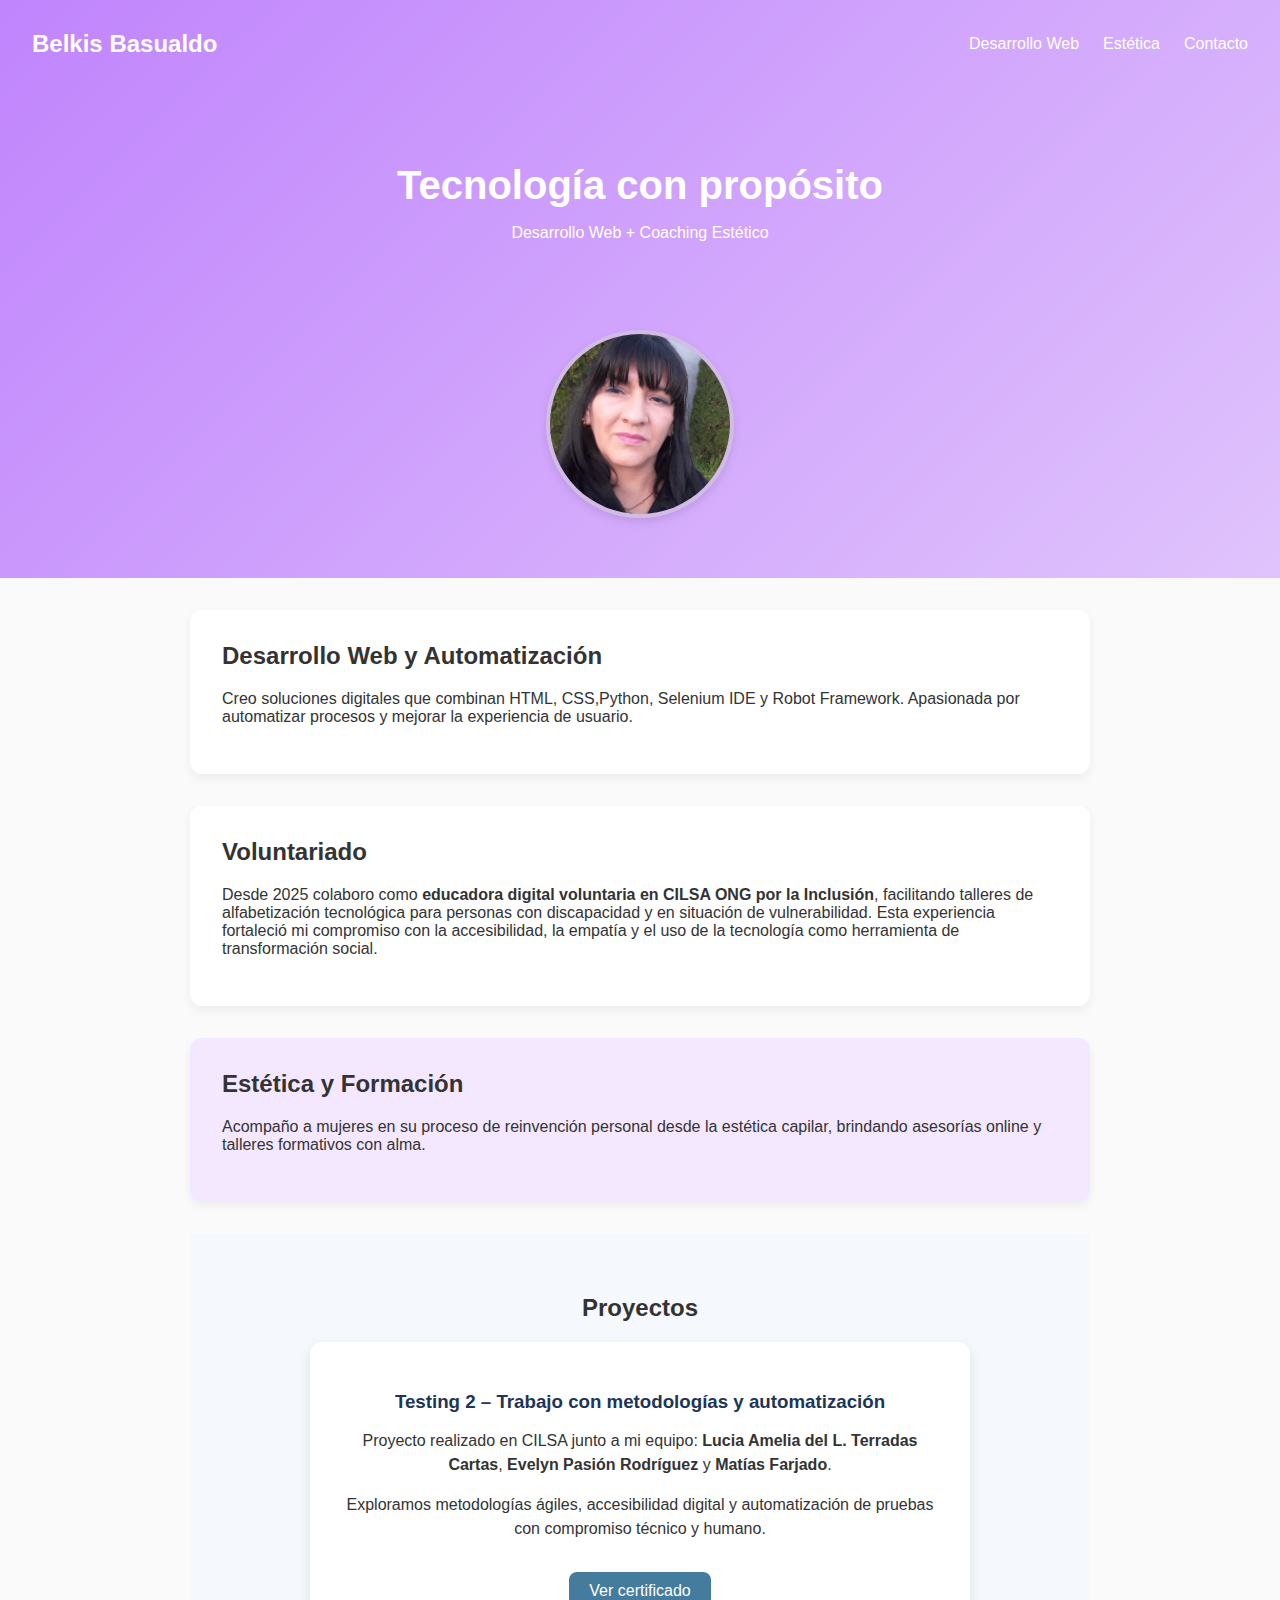
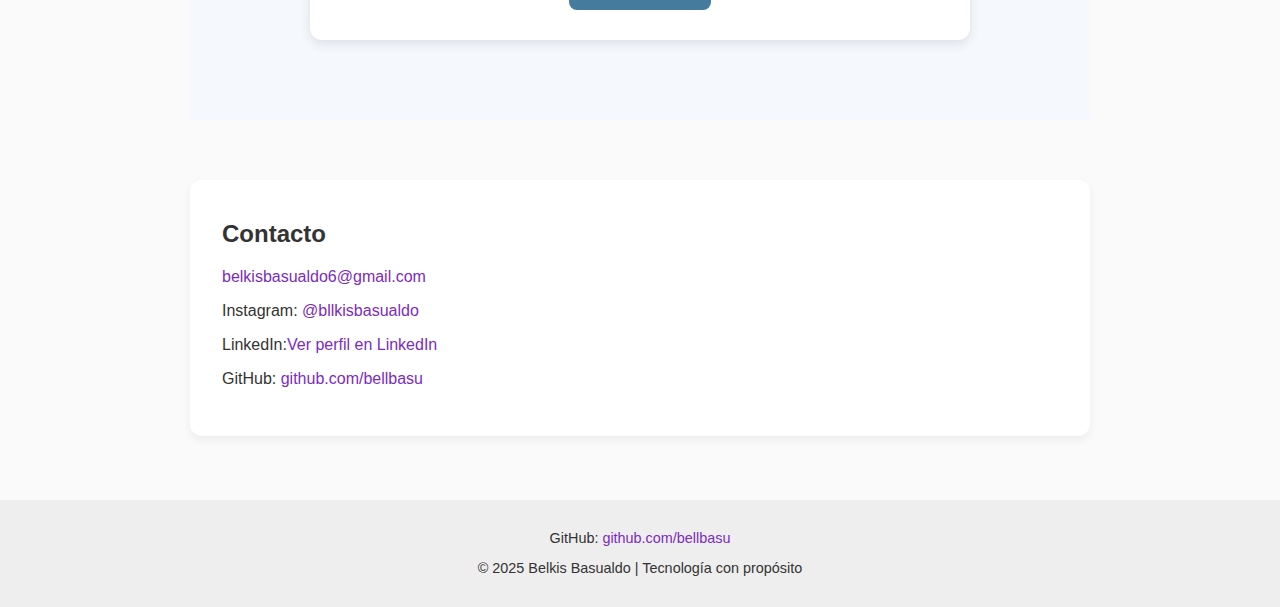
<file: index.html>
<!DOCTYPE html>
<html lang="es">
<head>
  <meta charset="UTF-8" />
  <meta name="viewport" content="width=device-width, initial-scale=1.0"/>
  <title>Belkis Basualdo | Tecnología + Estética</title> 
  <link rel="icon" type="image/x-icon" href="img/favicon.ico">

  <link rel="stylesheet" href="style.css" />
</head>
<body>
  <header>
    <nav>
      <div class="logo">Belkis Basualdo</div>
      <ul class="menu">
        <li><a href="#web">Desarrollo Web</a></li>
        <li><a href="#coaching">Estética</a></li>
        <li><a href="#contacto">Contacto</a></li>
      </ul>
    </nav>
    <div class="hero">
      <h1 class="fade-in"> Tecnología con propósito</h1>
      <p>Desarrollo Web + Coaching Estético</p>
    </div> <div class="foto-perfil">
  <img src="img/foto-perfil.jpg" alt="Belkis Basualdo" />
</div>


  </header>

  <main>
    <section id="web" class="section-card">
      <h2> Desarrollo Web y Automatización</h2>
      <p>
        Creo soluciones digitales que combinan HTML, CSS,Python, Selenium IDE y Robot Framework.
        Apasionada por automatizar procesos y mejorar la experiencia de usuario.
      </p>
    </section>
      <section id="voluntariado" class="section-card">
  <h2> Voluntariado</h2>
  <p>
    Desde 2025 colaboro como <strong>educadora digital voluntaria en CILSA ONG por la Inclusión</strong>, facilitando talleres de alfabetización tecnológica para personas con discapacidad y en situación de vulnerabilidad. 
    Esta experiencia fortaleció mi compromiso con la accesibilidad, la empatía y el uso de la tecnología como herramienta de transformación social.
  </p>
</section>

    <section id="coaching" class="section-card alt">
      <h2> Estética y Formación</h2>
      <p>
        Acompaño a mujeres en su proceso de reinvención personal desde la estética capilar,
        brindando asesorías online y talleres formativos con alma.
      </p>
    </section>
   <section id="proyectos">
  <h2>Proyectos</h2>
  <div class="proyecto-card">
    <h3>Testing 2 – Trabajo con metodologías y automatización</h3>
    <p>Proyecto realizado en CILSA junto a mi equipo:  
      <strong>Lucia Amelia del L. Terradas Cartas</strong>,  
      <strong>Evelyn Pasión Rodríguez</strong> y  
      <strong>Matías Farjado</strong>.</p>
    <p>Exploramos metodologías ágiles, accesibilidad digital y automatización de pruebas con compromiso técnico y humano.</p>
    <a href="https://drive.google.com/file/d/1vaRtmq7XvJctmWzWwQPwC_hDglenSN0h/view?usp=sharing" target="_blank" class="boton-proyecto">Ver certificado</a>
  </div>
</section>
    <section id="contacto" class="section-card">
      <h2> Contacto</h2>
      <p> <a href="mailto:belkisbasualdo6@gmail.com">belkisbasualdo6@gmail.com</a></p>
      <p> Instagram: <a href="https://www.instagram.com/bllkisbasualdo?igsh=djNwM283aXdkbDdy" target="_blank">@bllkisbasualdo</a> </p>
      <p> LinkedIn:<a href="https://www.linkedin.com/in/belkis-basualdo-estudiantedesarrollosoftware/" target="_blank">Ver perfil en LinkedIn</a>
      <p> GitHub: <a href="https://github.com/bellbasu" target="_blank">github.com/bellbasu</a></p>

      </p>
    </section>
  </main>

  <footer> 
   <p> GitHub: <a href="https://github.com/bellbasu" target="_blank">github.com/bellbasu</a></p>
    <p>&copy; 2025 Belkis Basualdo | Tecnología con propósito </p>
  </footer>
</body>
</html>
</file>
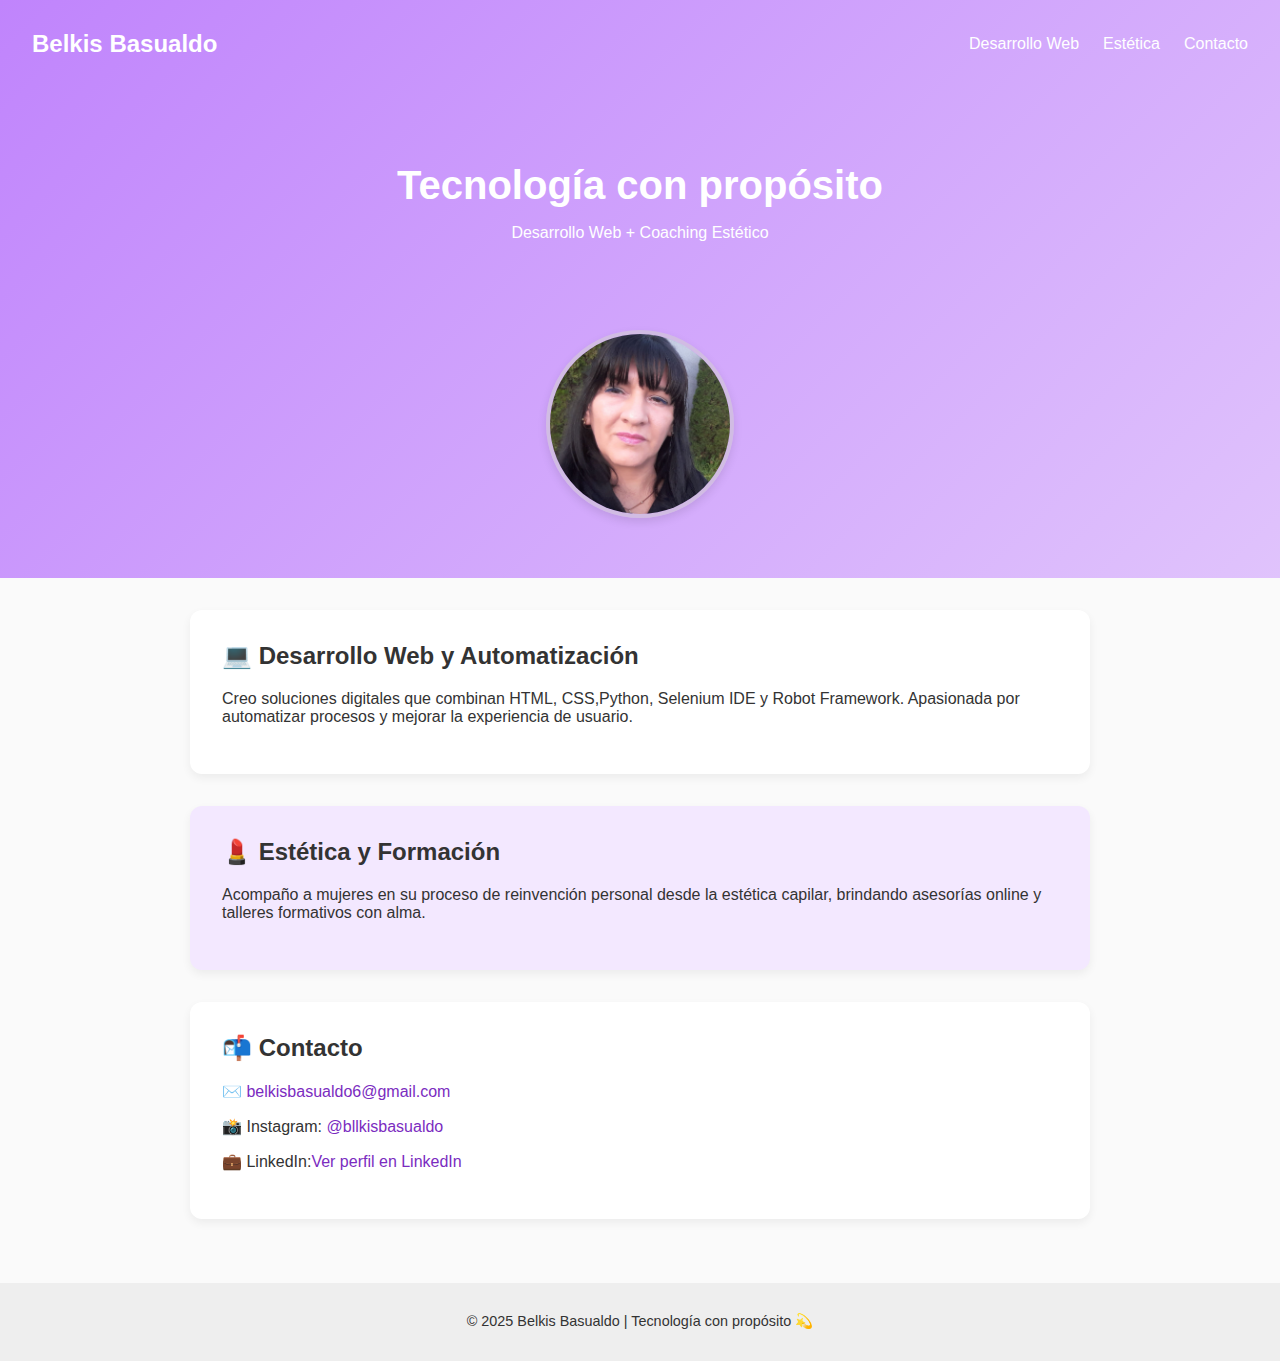
<file: belkis-portafolio/index.html>
<!DOCTYPE html>
<html lang="es">
<head>
  <meta charset="UTF-8" />
  <meta name="viewport" content="width=device-width, initial-scale=1.0"/>
  <title>Belkis Basualdo | Tecnología + Estética</title>
  <link rel="stylesheet" href="style.css" />
</head>
<body>
  <header>
    <nav>
      <div class="logo">Belkis Basualdo</div>
      <ul class="menu">
        <li><a href="#web">Desarrollo Web</a></li>
        <li><a href="#coaching">Estética</a></li>
        <li><a href="#contacto">Contacto</a></li>
      </ul>
    </nav>
    <div class="hero">
      <h1>Tecnología con propósito</h1>
      <p>Desarrollo Web + Coaching Estético</p>
    </div> <div class="foto-perfil">
  <img src="img/foto-perfil.jpg" alt="Belkis Basualdo" />
</div>


  </header>

  <main>
    <section id="web" class="section-card">
      <h2>💻 Desarrollo Web y Automatización</h2>
      <p>
        Creo soluciones digitales que combinan HTML, CSS,Python, Selenium IDE y Robot Framework.
        Apasionada por automatizar procesos y mejorar la experiencia de usuario.
      </p>
    </section>

    <section id="coaching" class="section-card alt">
      <h2>💄 Estética y Formación</h2>
      <p>
        Acompaño a mujeres en su proceso de reinvención personal desde la estética capilar,
        brindando asesorías online y talleres formativos con alma.
      </p>
    </section>

    <section id="contacto" class="section-card">
      <h2>📬 Contacto</h2>
      <p>✉️ <a href="mailto:belkisbasualdo6@gmail.com">belkisbasualdo6@gmail.com</a></p>
      <p>📸 Instagram: <a href="https://www.instagram.com/bllkisbasualdo?igsh=djNwM283aXdkbDdy" target="_blank">@bllkisbasualdo</a> </p>
      <p>💼 LinkedIn:<a href="https://www.linkedin.com/in/belkis-basualdo-estudiantedesarrollosoftware/" target="_blank">Ver perfil en LinkedIn</a>
 </p>
    </section>
  </main>

  <footer>
    <p>&copy; 2025 Belkis Basualdo | Tecnología con propósito 💫</p>
  </footer>
</body>
</html>
</file>
<file: style.css>
body {
  margin: 0;
  background-color: #fafafa;
  color: #333; 
  font-family: 'Poppins', sans-serif;
}

header {
  background: linear-gradient(135deg, #c084fc, #e0c3fc);
  color: white;
  padding-bottom: 2rem;
}

nav {
  display: flex;
  justify-content: space-between;
  align-items: center;
  padding: 1.2rem 2rem;
}

.logo {
  font-size: 1.5rem;
  font-weight: bold;
}

.menu {
  list-style: none;
  display: flex;
  gap: 1.5rem;
}

.menu li a {
  color: white;
  text-decoration: none;
  font-weight: 500;
}

.menu li a:hover {
  text-decoration: underline;
}

.hero {
  text-align: center;
  padding: 3rem 1rem;
}

.hero h1 {
  font-size: 2.5rem;
  margin-bottom: 0.5rem;
}

main {
  padding: 2rem 1.5rem;
  max-width: 900px;
  margin: auto;
}

.section-card {
  background-color: #fff;
  border-radius: 12px;
  box-shadow: 0 4px 10px rgba(0, 0, 0, 0.06);
  padding: 2rem;
  margin-bottom: 2rem;
  transition: transform 0.3s ease;
}

.section-card:hover {
  transform: translateY(-5px);
}

.alt {
  background-color: #f3e8ff;
}

h2 {
  margin-top: 0;
}

a {
  color: #7b2cbf;
  text-decoration: none;
}

a:hover {
  text-decoration: underline;
}

footer {
  text-align: center;
  padding: 1rem;
  font-size: 0.9rem;
  background-color: #eee;
}
.foto-perfil {
  text-align: center;
  margin: 1.5rem 0;
}

.foto-perfil img {
  width: 180px;
  height: 180px;
  border-radius: 50%;
  object-fit: cover;
  border: 4px solid #d1bce3;
  box-shadow: 0 4px 10px rgba(0, 0, 0, 0.1);
}
.foto-perfil {
  text-align: center;
  margin: 1.5rem 0;
  animation: fadeIn 1.2s ease-in-out;
}

@keyframes fadeIn {
  0% { opacity: 0; transform: translateY(20px); }
  100% { opacity: 1; transform: translateY(0); }
}
.fade-in {
  animation: fadeIn 1.2s ease-in-out;
}

@keyframes fadeIn {
  0% { opacity: 0; transform: translateY(20px); }
  100% { opacity: 1; transform: translateY(0); }
}
#proyectos {
  padding: 60px 20px;
  background-color: #f5f8fc;
  text-align: center; 
  margin-bottom: 60px; /* ⬅️ añadí esta línea */
}
#contacto {
  padding-top: 40px;
}

.proyecto-card {
  background-color: white;
  max-width: 600px;
  margin: 20px auto;
  padding: 30px;
  border-radius: 12px;
  box-shadow: 0 4px 12px rgba(0, 0, 0, 0.1);
}

.proyecto-card h3 {
  color: #1d3557;
  margin-bottom: 10px;
}

.proyecto-card p {
  color: #333;
  line-height: 1.5;
}

.boton-proyecto {
  display: inline-block;
  margin-top: 15px;
  padding: 10px 20px;
  background-color: #457b9d;
  color: white;
  text-decoration: none;
  border-radius: 8px;
  transition: background-color 0.3s ease;
}

.boton-proyecto:hover {
  background-color: #1d3557;
}
</file>
<file: belkis-portafolio/style.css>
body {
  margin: 0;
  font-family: "Segoe UI", sans-serif;
  background-color: #fafafa;
  color: #333;
}

header {
  background: linear-gradient(135deg, #c084fc, #e0c3fc);
  color: white;
  padding-bottom: 2rem;
}

nav {
  display: flex;
  justify-content: space-between;
  align-items: center;
  padding: 1.2rem 2rem;
}

.logo {
  font-size: 1.5rem;
  font-weight: bold;
}

.menu {
  list-style: none;
  display: flex;
  gap: 1.5rem;
}

.menu li a {
  color: white;
  text-decoration: none;
  font-weight: 500;
}

.menu li a:hover {
  text-decoration: underline;
}

.hero {
  text-align: center;
  padding: 3rem 1rem;
}

.hero h1 {
  font-size: 2.5rem;
  margin-bottom: 0.5rem;
}

main {
  padding: 2rem 1.5rem;
  max-width: 900px;
  margin: auto;
}

.section-card {
  background-color: #fff;
  border-radius: 12px;
  box-shadow: 0 4px 10px rgba(0, 0, 0, 0.06);
  padding: 2rem;
  margin-bottom: 2rem;
  transition: transform 0.3s ease;
}

.section-card:hover {
  transform: translateY(-5px);
}

.alt {
  background-color: #f3e8ff;
}

h2 {
  margin-top: 0;
}

a {
  color: #7b2cbf;
  text-decoration: none;
}

a:hover {
  text-decoration: underline;
}

footer {
  text-align: center;
  padding: 1rem;
  font-size: 0.9rem;
  background-color: #eee;
}
.foto-perfil {
  text-align: center;
  margin: 1.5rem 0;
}

.foto-perfil img {
  width: 180px;
  height: 180px;
  border-radius: 50%;
  object-fit: cover;
  border: 4px solid #d1bce3;
  box-shadow: 0 4px 10px rgba(0, 0, 0, 0.1);
}
</file>
